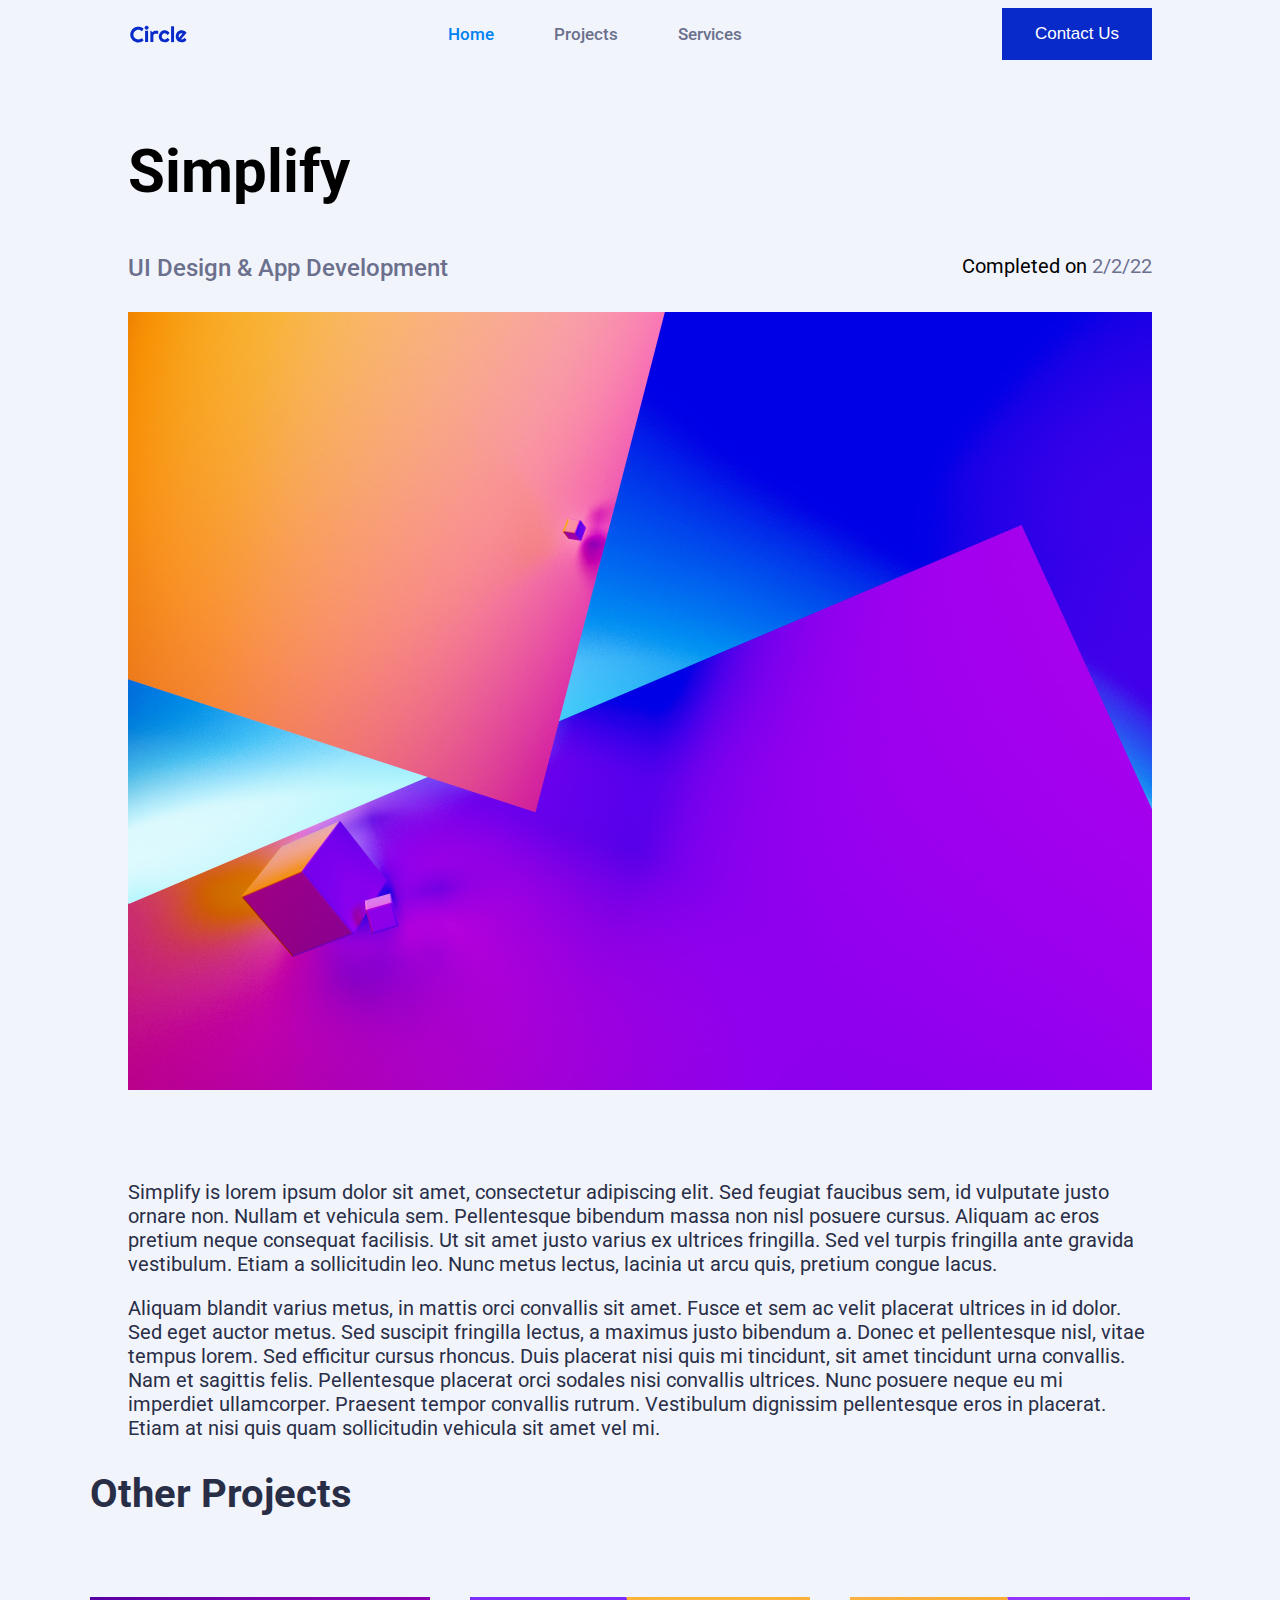
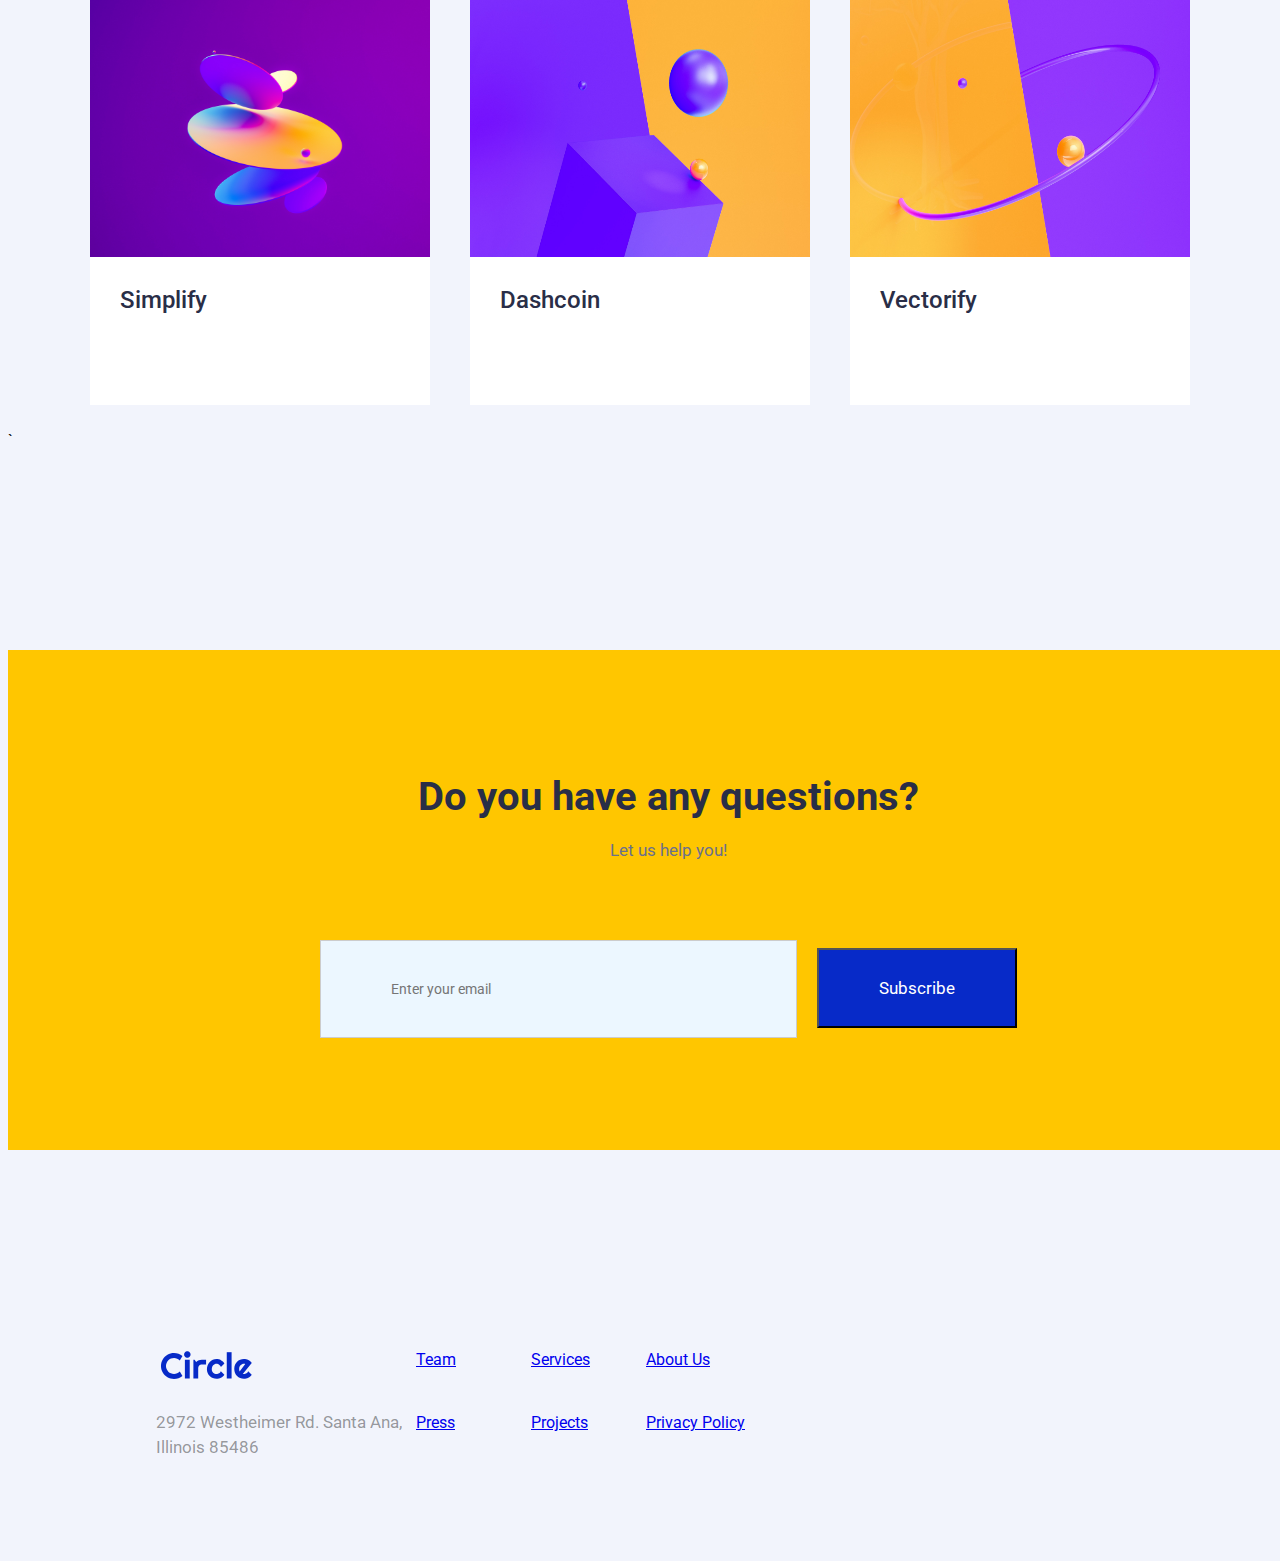
<file: project-links/simplify.html>
<!DOCTYPE html>
<html lang="en">

<head>
  <meta charset="UTF-8" />
  <meta http-equiv="X-UA-Compatible" content="IE=edge" />
  <meta name="viewport" content="width=device-width, initial-scale=1.0" />

  <link rel="stylesheet" href="/style.css" />
  <link rel="stylesheet" href="../mediaqueries/mediaqueries.css">
  <title>Document</title>
</head>

<body>
  <section id="nav">

    <div class="container">
      <img src="/imgs/circle.svg" alt="Circle Logo" />
      <div class="nav-menu">
        <a class="nav-link" href="/index.html">Home</a>
        <a class="nav-link" href="#section">Projects</a>
        <a class="nav-link" href="#section-services">Services</a>
      </div>

      <div class="hamburger">
        <span class="bar"></span>
        <span class="bar"></span>
        <span class="bar"></span>
      </div>

      <button onclick="location.href='/contact-us/contact-us.html'">
        Contact Us
      </button>
    </div>


  </section>

  <div id="main-section-link">
    <h1 id="main-section-heading">Simplify</h1>
    <div id="wrapper">
      <div id="main-section-subtitle">UI Design & App Development</div>
      <div id="completion">
        <div id="completed-on">Completed on</div>
        <div id="project-date">2/2/22</div>
      </div>
    </div>
    <img src="/imgs/projects-section/1.jpg" id="link-image" alt="simplify" />
    <div id="project-detail">
      <p id="api-text1">
        Simplify is lorem ipsum dolor sit amet, consectetur adipiscing elit.
        Sed feugiat faucibus sem, id vulputate justo ornare non. Nullam et
        vehicula sem. Pellentesque bibendum massa non nisl posuere cursus.
        Aliquam ac eros pretium neque consequat facilisis. Ut sit amet justo
        varius ex ultrices fringilla. Sed vel turpis fringilla ante gravida
        vestibulum. Etiam a sollicitudin leo. Nunc metus lectus, lacinia ut
        arcu quis, pretium congue lacus.
      </p>
      <p id="api-text2">
        Aliquam blandit varius metus, in mattis orci convallis sit amet. Fusce
        et sem ac velit placerat ultrices in id dolor. Sed eget auctor metus.
        Sed suscipit fringilla lectus, a maximus justo bibendum a. Donec et
        pellentesque nisl, vitae tempus lorem. Sed efficitur cursus rhoncus.
        Duis placerat nisi quis mi tincidunt, sit amet tincidunt urna
        convallis. Nam et sagittis felis. Pellentesque placerat orci sodales
        nisi convallis ultrices. Nunc posuere neque eu mi imperdiet
        ullamcorper. Praesent tempor convallis rutrum. Vestibulum dignissim
        pellentesque eros in placerat. Etiam at nisi quis quam sollicitudin
        vehicula sit amet vel mi.
      </p>
    </div>
  </div>

  <div id="section">
    <div class="project-container">
      <h2 class="projects-heading">Other Projects</h2>
      <div class="div-wrapper">
        <div role="list" class="grid-container">
          <div class="project-card">
            <div class="card-image">
              <img src="/imgs/projects-section/2.jpg" alt="simplify" />
            </div>
            <div class="project-content">
              <div class="project-text">
                <div class="project-title" id="text1">Simplify</div>
                <div class="project-description">

                </div>
                <a href="../project-links/simplify.html" target="_blank" class="project-link"></a>
              </div>
            </div>
          </div>

          <div class="project-card">
            <div class="card-image">
              <img src="/imgs/projects-section/3.jpg" alt="dashcoin" />
            </div>
            <div class="project-content">
              <div class="project-text">
                <div class="project-title" id="text2">Dashcoin</div>
                <div class="project-description"></div>
                <a href="../project-links/simplify.html" target="_blank" class="project-link"></a>
              </div>
            </div>
          </div>
          <div class="project-card">
            <div class="card-image">
              <img src="/imgs/projects-section/4.jpg" alt="vectorify" />
            </div>
            <div class="project-content">
              <div class="project-text">
                <div class="project-title" id="text3">Vectorify</div>
                <div class="project-description"></div>
                <a href="../project-links/simplify.html" target="_blank" class="project-link"></a>
              </div>
            </div>
          </div>
        </div>
      </div>
    </div>
  </div>
  `

  <div class="cta-section">
    <div class="container-cta">
      <h1 class="cta-heading">Do you have any questions?</h1>
      <div class="cta-subtitle">
        Let us help you!
      </div>
      <div class="form-block w-form">
        <form id="email-form" name="email-form" data-name="Email Form" method="get" class="cta-form"
          aria-label="Email Form">
          <div class="cta-textfield-wrapper">

            <div class="textfield-icon">

            </div>

            <input type="email" class="text-field w-input" maxlength="256" name="email-2" data-name="Email 2"
              placeholder="Enter your email" id="email-2" required="">
          </div>
          <input type="submit" value="Subscribe" data-wait="Please wait..."
            class="button primary-button cta-button w-button">
        </form>
        <div class="w-form-done" tabindex="-1" role="region" aria-label="Email Form success">
          <div>Thank you! Your submission has been received!

          </div>
        </div>
        <div class="w-form-fail" tabindex="-1" role="region" aria-label="Email Form failure">
          <div>Oops! Something went wrong while submitting the form.</div>
        </div>
      </div>
    </div>
    <!-- FOOTER -->

    <div class="container-footer">
      <div class="footer-content">
        <div class="footer-content-logo"></div>
        <div class="footer-content-address">
          2972 Westheimer Rd. Santa Ana, Illinois 85486
        </div>
      </div>
      <div class="footer-links">
        <a href="#" class="footer-link">Team</a><a href="#" class="footer-link">Services</a><a href="#"
          class="footer-link">About Us</a><a href="#" class="footer-link">Press</a><a href="#"
          class="footer-link">Projects</a><a href="#" class="footer-link">Privacy Policy</a>
      </div>
    </div>




    <script src="/index.js"></script>
    <script src="/navbar/menuHamburger.js"></script>
</body>

</html>
</file>
<file: style.css>
@import url('https://fonts.googleapis.com/css2?family=Roboto:wght@100;300;400;500;700&display=swap');

html {
    scroll-behavior: smooth;
  }
  
body {
    background-color: #f2f4fc;
    font-family: "Roboto", sans-serif;
}
/* -------------NAVBAR SECTION------------------ */
.navbar-2 {
    margin-top: 70px;
    background-color: #f2f4fc;
}
.w-nav {
    position: relative;
    background: #dddddd;
    z-index: 1000;
}
.navbar {
    display: flex;
    justify-content: space-between;
    align-items: center;
    background-color: #f2f4fc;
    max-width: 1100px;
    margin-right: auto;
    margin-left: auto;
}


.navbar-logo {
    width: 60px;
    height: 18px;
    background-image: url("./imgs/circle.svg");
    background-position: 50% 50%;
    background-size: contain;
    background-repeat: no-repeat;
}
.nav-menu {
    position: relative;
    float: right;
}
.nav-link {
    font-family: Roboto, sans-serif;
    color: #6b708d;
    font-size: 17px;
    font-weight: 500;}

    .w.nav-link{
    position: relative;
    display: inline-block;
    vertical-align: top;
    text-decoration: none;
    color: #222222;
    padding: 20px;
    text-align: left;
    margin-left: auto;
    margin-right: auto;
}
.w-nav-link.w--current {
    color: #0082f3;
}
#contact-us-button {
    margin-left: 20px;
    margin-right: 40px ;
    padding: 15px 30px;
    background-color: #072ac8;
    font-size: 17px;
    color: #FFFF;
    border-radius:0%;
}

/* --------------HERO SECTION---------------- */

.section-hero {
    padding:100px 30px 0px;

}

#hero-container {
    display: flex;
    justify-content: center;
    align-items:center ;
    max-width: 1100px;
    margin-right: auto;
    margin-left: auto;
}


#hero-content {
    max-width: 530px;
    
}

#hero-content h1 {
    font-size: 60px;
    color: #292E47;
    margin: 20px 0px 30px;
}
#circle {
    max-width: 435%;
    font-size: 20px;
    margin: 0px 0px 40px;
    color: #6b708d;
    line-height: 150%;
}
.hero-buttons {
display: block;
justify-content: flex-start;
align-items: center;}

.first-a {
    color: #6b708d;
    font-size: 17px;
    font-weight: 500;
    text-decoration: none;
    background-color: transparent;
}




#hero-button {
    margin-left: 20px;
    margin-right: 40px ;
    padding: 15px 30px;
    background-color: #072ac8;
    font-size: 17px;
    color: #FFFF;
}
.hero-image {
    position: relative;
}

img {
    max-width: 100%;
vertical-align: middle;
display: inline-block;
}

    .hero-card-1 {
        position: absolute;
        left: -19%;
        top: 0%;
        right: auto;
        bottom: auto;
        max-width: 375px;
        z-index: 1;
    }

.hero-card-2 {
    position: absolute;
    left: auto;
    top: auto;
    right: -25%;
    bottom: -22%;
    max-width: 375px;
}

/* ---------------LOGOS SECTION------------------ */


#logos-section {
    width: 80vw;
    margin-left: auto;
    margin-right: auto;

}
.container-logos {
    margin-top: 130px;
    
    margin-left: auto;
    margin-right: auto;
    padding: 0px 30px;
    width: 80vw;
    
}

.grid-logos {
    display: grid;
    grid-auto-columns: 1fr;
    grid-column-gap: 16px;
    grid-row-gap: 16px;
    -ms-grid-columns: 1fr 1fr 1fr 1fr 1fr;
    grid-template-columns: 1fr 1fr 1fr 1fr 1fr;
    -ms-grid-rows: auto;
    grid-template-rows: auto;
}
.client-logo {
    
    display: flex;
    width: 150px;
    height: 96px;
    max-height: 96px;
    max-width: 150px;
    -ms-flex-pack: center;
    justify-content: center;
    -ms-flex-align: center;
    align-items: center;
}

/* ----------------PROJECT SECTION---------------- */

#project-section {
    margin-top: 200px;
    width: 80vw;
    margin-left: auto;
    margin-right: auto;
    
    
}

.project-container {

    display: flex;
    flex-direction: column;
    max-width: 1100px;
    margin-right: auto;
    margin-left: auto;
    justify-content: space-evenly;
    align-content: center;
    align-items: stretch;
    margin-top: 0px;
    margin-bottom: 10px;
    font-size: 17px;
    font-weight: 400;
    
}

.grid-container {
    display: grid;
    grid-auto-flow: row;
    grid-auto-columns: 1fr;
    grid-column-gap: 40px;
    grid-row-gap: 16px;
    -ms-grid-columns: 1fr 1fr 1fr;
    grid-template-columns: 1fr 1fr 1fr;
    -ms-grid-rows: auto auto;
    grid-template-rows: auto auto;
}


.project-card {
    display: flex;
    flex-direction: column;
    justify-content: flex-start;
    flex: 1;
}

.card-image img {
    width: 340px;
    height: 260px;
}
.projects-heading {
    color: #292e47;
    font-size: 40px;
    margin: 20px 0px 10px;
    font-weight: bold;
}
.div-wrapper {
    margin-top: 70px;
}
#project-container img {
    width: 340px;
    height: 240px;
}

.project-content {
    display: flex;
    flex-direction: column;
    justify-content: space-between;
    height: 100%;
    background-color: #FFFF;
}

.project-text {
    display: flex;
    flex-direction: column;
    justify-content: space-between;
}

.project-title {
    margin: 30px 30px 20px;
    color: #292e47;
    font-size: 24px;
    line-height: 115%;
    font-weight: 500;
}

.project-description {
    margin-top: 0px;
    margin-bottom: 10px;
    font-size: 17px;
    font-weight: 400;}

    /* --------------TESTIMONIALS SECTION------------------ */

.testimonials-box {
    
    display: flex;
    height: 100%;
    
    flex-direction: column;
    
    justify-content: space-around;
    
    align-items: center;
    
    
    margin-left: auto;
    margin-right: auto;
    background-attachment: scroll !important;
}
.client {
    display: -webkit-box;
    display: -webkit-flex;
    display: -ms-flexbox;
    display: flex;
    -webkit-box-align: center;
    -webkit-align-items: center;
    -ms-flex-align: center;
    align-items: center;
}
.section-testimonials {
    margin-bottom: 200px;
    max-width: 1320px;
    position: relative;
    height: 622px;
    margin-top: 200px;
    margin-right: auto;
    margin-left: auto;
    background-color: #292e47;
    background-image: url("/imgs/testimonial-section/orbit.png");
    background-position: 0px 0px;
    background-size: contain;
    color: #292e47;
}
.testimonials-box {
    display: -webkit-box;
    display: -webkit-flex;
    display: -ms-flexbox;
    display: flex;
    height: 100%;
    -webkit-box-orient: vertical;
    -webkit-box-direction: normal;
    -webkit-flex-direction: column;
    -ms-flex-direction: column;
    flex-direction: column;
    -webkit-justify-content: space-around;
    -ms-flex-pack: distribute;
    justify-content: space-around;
    -webkit-box-align: center;
    -webkit-align-items: center;
    -ms-flex-align: center;
    align-items: center;
}

.testimonial-heading {
    color: #ecf7ff;
    font-size: 40px;
    text-align: center;
    line-height: 30px;
    margin-top: 20px;
    margin-bottom: 10px;
    font-weight: bold;
}




.testimonials-text{
    max-width: 560px;
    margin-right: auto;
    margin-left: auto;
    color: #ffc600;
    font-size: 24px;
    line-height: 160%;
    font-weight: 500;
    text-align: center;
}
.emoji-top-left {
    width: 150px;
    height: 150px;
    position: absolute;
    left: 0%;
    top: 0%;
    right: auto;
    bottom: auto;
    margin-top: 5%;
    margin-left: 10%;
    background-position: 50% 50%;
    background-size: contain;
    background-repeat: no-repeat;
    background-image: url("./imgs/testimonial-section/memoji-1.png");}

.emoji-top-right {
    width: 150px;
    height: 150px;
    position: absolute;
    left: auto;
    top: 0%;
    right: 0%;
    bottom: auto;
    margin-top: 5%;
    margin-right: 10%;
    background-position: 50% 50%;
    background-size: contain;
    background-image: url("./imgs/testimonial-section/memoji-4.png");}

.emoji-bottom-left {
    width: 150px;
    height: 150px;
    position: absolute;
    left: 0%;
    top: auto;
    right: auto;
    bottom: 0%;
    margin-bottom: 5%;
    margin-left: 10%;
    padding-left: 0%;
    background-position: 50% 50%;
    background-size: contain;
    background-repeat: no-repeat;background-image: url("./imgs/testimonial-section/memoji-3.png");}

.emoji-bottom-right {
    width: 150px;
    height: 150px;
    position: absolute;
    left: auto;
    top: auto;
    right: 0%;
    bottom: 0%;
    margin-right: 10%;
    margin-bottom: 5%;
    background-position: 50% 50%;
    background-size: contain;
    background-repeat: no-repeat;
    background-image: url("./imgs/testimonial-section/memoji-2.png");}

    .client-image {
        width: 50px;
        height: 50px;
        border-radius: 50%;
        background-image: url("./imgs/testimonial-section/profile.png");
        background-position: 50% 50%;
        background-size: cover;
        background-repeat: no-repeat;
    }

    .client-name {
        color: #a2d6f9;
        font-size: 17px;
    }

    .client-position {
        color: #ecf7ff;
        font-size: 13px;
    }

/* -----------------SERVICES SECTION------------------ */

.section-services {
    margin-top: 200px;
    padding: 0px 30px;
    background-color: #f2f4fc;
    max-width: 75%;
    margin-left: auto;
    margin-right: auto;
  }

    .projects-heading {
        color: #292e47;
        font-size: 40px;
        font-weight: bold;
        margin: 20px 0px 10px;
    }

    .services-grid{
    display: grid;
    margin-top: 70px;
    grid-auto-columns: 1fr;
    grid-column-gap: 20px;
    grid-row-gap: 15px;
    grid-template-columns: 1fr 1fr 1fr;
    grid-template-rows: auto;
    }
    .service-card {
        display: flex;
        max-width: 340px;
        flex-wrap: wrap;
        
        
        flex-direction: column;
        
    
        
        justify-content: space-between;
        background-color: #FFFF;
    }

        .service-icon {
            width: 80px;
            height: 80px;
            margin-top: 40px;
            margin-left: 40px;
            padding-bottom: 0px;
            padding-left: 0px;
            border-radius: 50%;
            background-color: #ecf7ff;
            background-image: url("./imgs/services-section/icons/1.svg");
            background-position: 50% 50%;
            background-size: auto;
            background-repeat: no-repeat;
        }
        .service-icon.icon-2 {
            background-image: url("./imgs/services-section/icons/2.svg");
        }
        .service-icon.icon-3 {
            background-image: url("./imgs/services-section/icons/3.svg");
        }
        .service-content {
            display: -webkit-box;
            display: -webkit-flex;
            display: -ms-flexbox;
            display: flex;
            
            flex-direction: column;
            
            justify-content: space-between;
        }
        .form-block {
            display: -webkit-box;
            display: -webkit-flex;
            display: -ms-flexbox;
            display: flex;
            margin-top: 50px;
            -webkit-box-orient: vertical;
            -webkit-box-direction: normal;
            -webkit-flex-direction: column;
            -ms-flex-direction: column;
            flex-direction: column;
            -webkit-box-pack: center;
            -webkit-justify-content: center;
            -ms-flex-pack: center;
            justify-content: center;
        }
        .project-title {
            margin: 30px 30px 20px;
            color: #292e47;
            font-size: 24px;
            line-height: 115%;
            font-weight: 500;
        }
        .project-description {
            margin-top: 0px;
            margin-bottom: 10px;
            font-size: 17px;
            font-weight: 400;
        }

        .project-link {
            margin: 30px;
            color: #072ac8;
            font-size: 17px;
            font-weight: 500;
            text-decoration: none;
            background-color: #f2f4fc;
            
        }

      

      
/* -----------------CTA SECTION----------------------- */


      .cta-section {
        width: 1320px;
        height: 500px;
        max-width: 1320px;
        margin-top: 200px;
        margin-right: auto;
        margin-left: auto;
        background-color: #ffc600;
    }

    .container-cta {
        
        display: flex;
        height: 100%;
        
        flex-direction: column;
        
        justify-content: center;
        
        align-items: center;

    }
    .cta-form {
        
        display: flex;
        
        
        
        justify-content: center;
        
        
        
        align-items: center;
    }

cta-textfield-wrapper {
    position: relative;
}

.textfield-icon {
    right: auto;
    bottom: auto;
    width: 30px;
    height: 30px;
   
    left: 8%;
    top: 27%;
    background-position: 50% 50%;
    background-repeat: no-repeat;
    background-size: auto;
}
.text-field {
    width: 393px;
    height: 80px;
    margin-bottom: 0px;
    padding-left: 70px;
    background-color: #ecf7ff;
    color: #292e47;

}
.w-input {
display: block;
padding: 8px 12px;
font-size: 14px;
border: 1px solid #cccccc;

}

input {font: inherit;}
    .cta-heading {
        margin-bottom: 20px;
        color: #292e47;
        font-size: 40px;
        font-weight: bold;
            
        }
    

    .cta-subtitle {
        font-size: 17px;
        color: #6b708d;
        margin-bottom: 50px;
    }

    .form-block {
        display: flex;
        flex-direction: column;
        justify-content: center;
    }

    .button.primary-button {
        padding: 15px 30px;
        background-color: #072ac8;
        font-size: 17px;
        color: white;
    }
    .button.primary-button.cta-button {
        height: 80px;
        margin-left: 20px;
        padding-right: 60px;
        padding-left: 60px;
    }
    .text-field {
        width: 393px;
        height: 80px;
        margin-bottom: 0px;
        padding-left: 70px;
        background-color: #ecf7ff;
        color: #292e47;
    }
    
    
    .form-block {
display: flex;
justify-content: center;
margin-top: 50px;
    }

    .cta-form {
        display: flex;
        justify-content: center;
        align-items: baseline;
    }

    




.w-form {margin: 0 0 15px}
     
    .cta-button:hover{
        background-color: #292e47;
    }
    
    .w-form-done{
        display: none;
        padding: 20px;
        text-align: center;
        background-color: #dddddd;
    }
    .w-form-fail{
        display: none;
        margin-top: 10px;
        padding: 10px;
        background-color: #ffdede;
    }




   /* ----------------FOOTER SECTION---------------- */
  

    .container-footer {
        width: 80vw;
        margin: auto;
        margin-top: 200px;
        padding-bottom: 100px;
        
        display: flex;
        
        align-items: stretch;
    }
    .footer-content {
        display: -webkit-box;
        display: -webkit-flex;
        display: -ms-flexbox;
        display: flex;
        width: 260px;
        max-width: 260px;
        -webkit-box-orient: vertical;
        -webkit-box-direction: normal;
        -webkit-flex-direction: column;
        -ms-flex-direction: column;
        flex-direction: column;
    }

    .footer-content-logo {
        width: 100px;
        height: 30px;
        margin-bottom: 30px;
        background-image: url("/imgs/circle.svg");
        background-position: 50% 50%;
        background-size: contain;
        background-repeat: no-repeat;
    }

    .footer-content-address {
        font-size: 17px;
        line-height: 150%;
        color: #00000066;
    }
    .footer-links {
        
        display: grid;
        grid-auto-columns: 1fr;
        grid-column-gap: 16px;
        grid-row-gap: 16px;
        grid-template-columns: 1fr 1fr 1fr;
        grid-template-rows: auto;
    }
    footer-link {
        font-size: 17px;
        text-decoration: none;
    }
    a {
        background-color: transparent;
    }


    /* -----------PROJECT-LINKS--------------- */

    #main-section-link {
        width: 80vw;
        margin-top: 70px;
        margin-left: auto;
        margin-right: auto;
        display: flex;
        flex-direction: column;

    }
#main-section-heading {
    font-size: 60px;
    line-height: 44px;
    margin-top: 20px ;
}

#wrapper {
    margin-top: 20px;
    margin-bottom: 30px;
    display: flex;
    justify-content: space-between;
}
#main-section-subtitle {
    color: #6b708d;
    font-size: 24px;
    font-weight: 500;
}

#completion {
    display: flex;
}

#completed-on {margin-right: 5px;
font-size: 20px;}

#project-date {
    color: #6b708d;
    font-size: 20px;
}
    #link-img {
        width: 100%;
        height: 444px;
        object-fit: cover;
    }

    #project-detail {
        margin-top: 70px;
        font-size: 20px;}

        #project-detail p {
            margin-bottom: 10px;
            color: #292e47;
        }


        /* -------CONTACT US------------ */


        #contact-us {
            display: flex;
            flex-direction: column;
            flex-wrap: nowrap;
            margin-top: 200px;
            padding: 0px 30px;
            max-width: 1100px;
            margin-right: auto;
            margin-left: auto;
        }
        
       .form-control {width: 100%;
        height: 70px;
        padding-left: 20px;
        border: 1px none #000;
        background-color: rgba(107, 112, 141, 0.1);
    }

    label {margin-bottom: 10px;
        color: #6b708d;
        font-size: 20px;
        font-weight: 400;}

        .form-group {
            padding: 8px 12px;
            margin-bottom:10px;
        }

        #submit-button {
            border-radius:0;
            padding: 15px 30px;
            color: #f2f4fc;
            background-color: #072ac8;
            font-size: 17px;}

            /* ------NAVBAR AND HAMBURGER MENU-------------- */



#nav .container {
    width: 80vw;
    margin: auto;
    display: flex;
    justify-content: space-between;
    align-items: center;
    font-size: 17px;
    line-height: 130%;
    font-weight: bold;
}

.nav-menu {
    display: flex;
    justify-content: flex-start;
    align-items: center;
    gap: 60px;
}
#nav img{
    width: 60.53px;
    height: 18.46px;
    cursor: pointer;
}

.hamburger {
    width: 70px;
    height: 70px;
    display: none;
    cursor: pointer;
}
.bar {
display: block;
height: 3px;
background-color: #292e47;
width: 25px;
margin: 5px auto;
transition: all 0.3s ease-in-out;
}

@media (max-width:991px) {

    #nav button { display: none;}

    .hamburger {
        display: block;
        margin: 20px 0 0 0;}

        .hamburger.active .bar:nth-child(2){
            opacity: 0;
        }
        .hamburger.active .bar:nth-child(1){
            transform: translateY(8px) rotate(45deg);
            background-color: #292E47;
        }
        .hamburger.active .bar:nth-child(3){
            transform: translateY(-8px) rotate(-45deg);
            background-color: #292E47;
        }

    .nav-menu {
        position: absolute;
        top: -100%;
        left: 0;
        gap: 0;
        flex-direction: column;
        background-color: #c8c8c8;
        width: 100%;
        text-align: center;
        align-items: flex-start;
        transition: 0.3s;
    

}

.nav-menu.active 
{
    top: 60px;
}
}



.menu{

    width: 300px;
    display: flex;
    justify-content: space-between;
    gap: 30px;
}

#nav a{
    color: #6B708D;
    text-decoration: none;
}
#nav a:first-child{
    color: #0082f3;
}
#nav a:hover{
    color: #072AC8;
}

#nav button{
    width: 150px;
    height: 52px;
    font-weight: 500;
    font-size: 17px;
    line-height: 130%;
    background: #072AC8;
    color: white;
    border: none;
}
button:hover{
    background-color: #292e47;
    cursor: pointer;
}
</file>
<file: mediaqueries/mediaqueries.css>
@media only screen and (min-width: 1200px) 
{
    #burger-menu-img {
        display: none;
    }
   
    
}
         /*SMALL DESKTOP*/

@media only screen and (max-width:1199px) and (min-width:992px) { 

    #burger-menu-img {
        display: none;
    }
    
    /* HERO */
   
    /* LOGOS */

    #logos-section-phone {
        display: none;
    }

    /* PROJECTS */

    #project-section {
        display: flex;
        flex-direction: column;
        width: 80%;
        margin: 0 0 8vh 0;
    }
    /* SERVICES */

    #services-section {
        width: 90%;
    }
    /* CTA */
    
    #cta-section {
        width: 100%;
    }
    
    footer {
        width: 90%;
    }
}

/* TABLET*/ 
 @media only screen and (max-width:991px) 
{ 
    /* HEADER */
    header {
        margin: 2vh 0 4vh 0;
        width: 95%;
    }
    .main-nav {
        display: none;
    }
    #header-cta {
        display: none;
    }


    /* HERO */
	.section-hero {
        padding-top: 0px;
    }
   
    #hero-container {flex-direction: column;}

    #hero-content {
        display: flex;
        max-width: 700px;
        flex-direction: column;
        align-items: center;
        align-self: center;
    }
    #hero-content {
        display: flex;
        max-width: 700px;
        flex-direction: column;
        align-items: center;
        align-self: center;
    }
    #hero-content h1 {
        text-align: center;
    } 

#circle {
    max-width: 600px;
    text-align: center;
}    
.hero-buttons {
   
    display: flex;
    
    flex-direction: row-reverse;
   
    justify-content: flex-start;
    
    align-items: center;
}

.hero-image {
    margin-top: 40px;
}

    /* COMPANIES */

.grid-logos {
    justify-items: center;
    
    align-items: center;
    grid-column-gap: 50px;
    
    grid-template-columns: 1fr 1fr;
    
    grid-template-rows: auto auto;
}

    
    #amazon-logo {
        display: none;
    }

    /* PROJECTS */
    #project-section {
        display: flex;
        flex-direction: column;
        width: 90%;
        margin: 40px 0 0;
        padding: 0px 30px;
    }
    .grid-container {
        display: flex;
        flex-direction: column;
        justify-content: space-between;
        flex-wrap: wrap;
        align-items: center;
        height: auto;
        margin: 5vh 0 0 0;
    }
    .project-content {
        width: 700px;
        margin: 3vh 4vh 0 0;
        flex-wrap: wrap;
    }

    .card-image img {
        width: 700px;
    height: 260px;}

    /* TESTIMONIALS */

    .section-testimonials {
        width: 100%;
        height: 500px;
    margin-top: 60px;
    background-position: 50% 50%;
    background-size: cover;
    background-repeat: no-repeat;
    }

    .testimonial-heading {
        max-width: 400px;
        margin-bottom: 0px;
        line-height: 150%;
    }

    #emoji {
        width: 100px;
    height: 100px;
    }

     /* SERVICES */
     
    /* CTA */
    
    footer {
        width: 90%;
    }
} 

/* PHONE */
@media only screen and (max-width: 767px)  {
    /* HEADER */
    header {
        margin: 2vh 0 4vh 0;
        width: 95%;
    }
    header nav {
        display: none;
    }
    #header-cta {
        display: none;
    }


    .section-hero {
        padding-top: 0px;

    }

#hero-container {
    flex-direction: column;
}
#hero-content {
    display: flex;
    max-width: 700px;
    flex-direction: column;
    align-items: center;
    align-self: center;
}

#hero-content h1 {
    font-size: 40px;
    text-align: center;
}

#circle {
    font-size: 17px;
    max-width: 600px;
    text-align: center;
}

.hero-buttons {
    display: flex;
    flex-direction: row-reverse;
    justify-content: flex-start;
    align-items: center;
}
    

.hero-image {
    margin-top: 40px;
}
    .hero-card-1 {display: none;}
.hero-card-2 {display: none;}

    /* COMPANIES */
    #logos-section {
        display: none;
    }
    #logos-section-phone {
        width: 60%;
        display: flex;
        flex-direction: row;
        justify-content: space-between;
        margin: 10vh 0 10vh 0;
    }
    .logos-phone {
        display: flex;
        flex-direction: column;
        gap: 7vh;
    }
    #amazon-logo {
        display: none;
    }
    /* PROJECTS */

    #project-section {
        display: flex;
        flex-direction: column;
        width: 90%;
        margin: 40px 0 0;
        padding: 0px 30px;
    }
    .grid-container {
        display: flex;
        flex-direction: column;
        justify-content: space-between;
        flex-wrap: wrap;
        align-items: center;
        height: auto;
        margin: 5vh 0 0 0;
    }
    .project-content {
        width: 80%;
        margin: 3vh 4vh 0 0;
        flex-wrap: wrap;
    }

    .card-image img {
        width: 80%;
    height: 260px;}

    /* TESTIMONIALS */

    @media screen and (max-width: 479px){
    .testimonial-heading {
        font-size: 30px;
    }
}

    .section-testimonials {
        height :450px;
    
    }

.testimnonials-box {
    height:100%;
    justify-content: space-around;
}

.testimonials-heading {
    max-width:400px;
    margin-bottom: 0px;
    line-height: 150%;
}

    #emoji {
        display: none;
    }
     /* SERVICES */
     #section-services {
        width: 90%;
        
    }
    .services-grid {
        margin-top: 20px;
        grid-template-columns: 1fr;
        grid-template-rows: auto auto auto;
    }
    .service-card {
        max-width: 100%;
    }
    .service-item {
        width: 100%;
        height: 40vh;
        margin: 4vh 0 0 0;
    }
    .service-icon {
        padding: 20px;
        margin: 4vh 0 0 4vh;
    }
    /* CTA */
    @media screen and (max-width: 991px){

        .section.cta-section{display: flex;
        max-width: 100%;
    margin-top: 60px;
flex-direction: row;}
        .button.primary-button.cta-button {
            display: block;
        }}

    @media screen and (max-width: 767px){
        
        .cta-section {
            width: 100%;
        }
        .container-cta {
            max-width: 100%;
        }
        .form-block {
            flex-direction: column;
        }
.cta-form {
    
    flex-direction: column;

}
.button.primary-button.cta-button {
    width: 100%;
    max-width: 100%;
    margin-top: 20px;
    margin-left: 0px;
}
}


    /* FOOTER */


    .container-footer {
        flex-direction: column;
        align-items: center;
    }
    .footer-content {
        align-items: center;
    }
    .footer-content-address {
        text-align: center;
    }
    .footer-links {
        margin-top: 20px;
    }
}

@media screen and (max-width: 991px){
.section.footer {
    margin-top: 60px;
}}
@media screen and (max-width: 767px){
.container.footer {
    
    align-items: center;
}
.footer-content {
    align-items: center;
}
.footer-links {
margin-top: 20px;
}}
</file>
